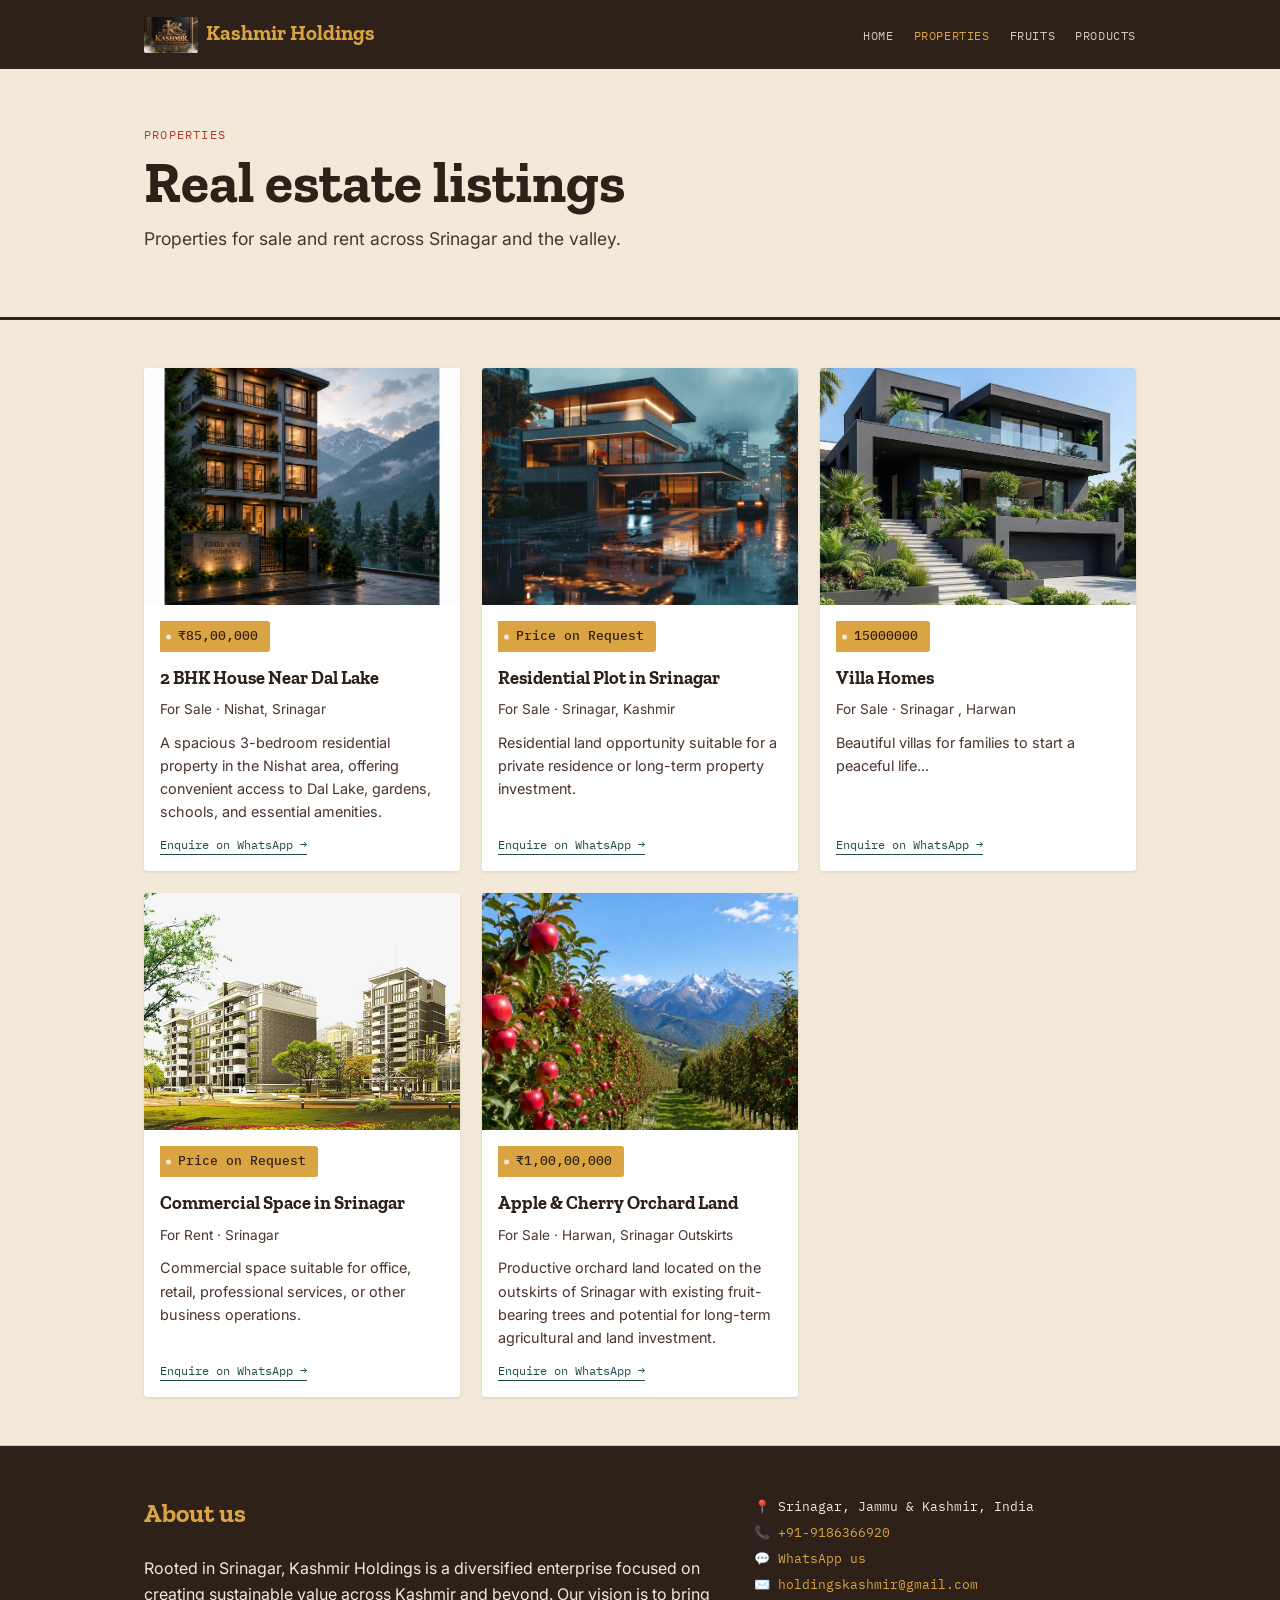
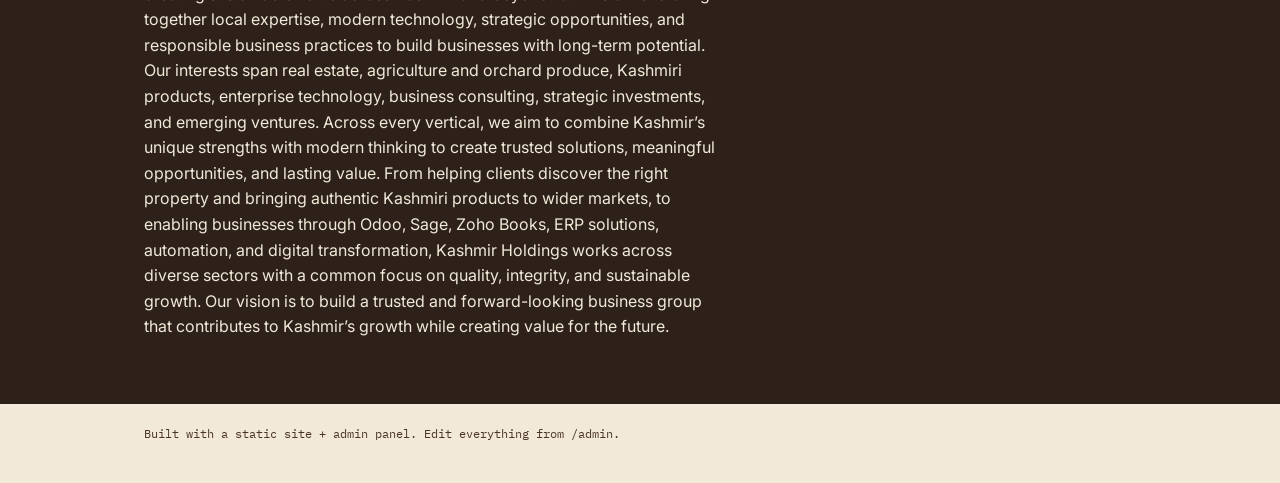
<file: properties.html>
<!DOCTYPE html>
<html lang="en">
<head>
<meta charset="UTF-8">
<meta name="viewport" content="width=device-width, initial-scale=1.0">
<title>Loading…</title>
<link rel="stylesheet" href="style.css">
</head>
<body>
<div id="nav-holder"></div>
<header class="hero">
  <div class="wrap">
    <div class="eyebrow">Properties</div>
    <h1>Real estate listings</h1>
    <p class="tagline">Properties for sale and rent across Srinagar and the valley.</p>
  </div>
</header>
<section class="section">
  <div class="wrap">
    <div class="grid" id="properties-grid"></div>
  </div>
</section>
<div id="about-holder"></div>
<footer><div class="wrap">Built with a static site + admin panel. Edit everything from <a href="/admin/">/admin</a>.</div></footer>
<script src="common.js"></script>
<script>
document.getElementById('nav-holder').innerHTML = renderNav('properties');
loadSite(data => {
  document.getElementById('properties-grid').innerHTML = data.properties.map(p => propertyCard(p, data.site.whatsapp)).join('') || '<p>No listings yet — add one from /admin.</p>';
  document.getElementById('about-holder').innerHTML = renderAboutContact(data.site);
});
</script>
</body>
</html>
</file>
<file: style.css>
@import url('https://fonts.googleapis.com/css2?family=Zilla+Slab:wght@400;600;700&family=Inter:wght@400;500;600&family=IBM+Plex+Mono:wght@500&display=swap');

:root {
  --paper: #F2E9D8;
  --walnut: #4A342A;
  --walnut-deep: #2E211A;
  --teal: #1F4E4A;
  --saffron: #D9A441;
  --chinar: #B23A2E;
  --rule: rgba(46, 33, 26, 0.15);
}

* { box-sizing: border-box; }

body {
  margin: 0;
  background: var(--paper);
  color: var(--walnut-deep);
  font-family: 'Inter', sans-serif;
  line-height: 1.6;
}

a { color: inherit; text-decoration: none; }
.wrap { max-width: 1040px; margin: 0 auto; padding: 0 24px; }

/* Nav */
nav {
  background: var(--walnut-deep);
  color: var(--paper);
}
nav .wrap {
  display: flex;
  align-items: center;
  justify-content: space-between;
  padding: 16px 24px;
  flex-wrap: wrap;
  gap: 10px;
}
nav .brand {
  font-family: 'Zilla Slab', serif;
  font-weight: 700;
  font-size: 1.3rem;
  color: var(--saffron);
}
nav .links a {
  font-family: 'IBM Plex Mono', monospace;
  font-size: 12px;
  letter-spacing: 0.05em;
  text-transform: uppercase;
  margin-left: 20px;
  color: var(--paper);
  opacity: 0.85;
}
nav .links a:hover { opacity: 1; color: var(--saffron); }

/* Hero */
.hero {
  padding: 56px 0 40px;
  border-bottom: 3px solid var(--walnut-deep);
}
.hero .eyebrow {
  font-family: 'IBM Plex Mono', monospace;
  font-size: 12px;
  letter-spacing: 0.1em;
  text-transform: uppercase;
  color: var(--chinar);
}
.hero h1 {
  font-family: 'Zilla Slab', serif;
  font-weight: 700;
  font-size: clamp(2.2rem, 5.5vw, 3.6rem);
  margin: 8px 0 12px;
  line-height: 1.05;
}
.hero p.tagline {
  font-size: 1.1rem;
  color: var(--walnut);
  max-width: 600px;
  margin: 0 0 24px;
}
.hero .cta-row { display: flex; gap: 12px; flex-wrap: wrap; }
.cta-btn {
  display: inline-block;
  background: var(--teal);
  color: var(--paper);
  font-family: 'IBM Plex Mono', monospace;
  font-size: 13px;
  letter-spacing: 0.04em;
  padding: 12px 20px;
  border-radius: 3px;
}
.cta-btn:hover { background: var(--walnut-deep); }
.cta-btn.alt { background: var(--saffron); color: var(--walnut-deep); }

/* Section label */
.section {
  padding: 48px 0;
  border-bottom: 1px solid var(--rule);
}
.section-head {
  display: flex;
  justify-content: space-between;
  align-items: baseline;
  margin-bottom: 24px;
}
.section-head h2 {
  font-family: 'Zilla Slab', serif;
  font-size: clamp(1.5rem, 3.5vw, 2rem);
  margin: 0;
}
.section-head a.see-all {
  font-family: 'IBM Plex Mono', monospace;
  font-size: 12px;
  color: var(--teal);
  border-bottom: 1px solid var(--teal);
}

/* Cards */
.grid {
  display: grid;
  grid-template-columns: repeat(auto-fill, minmax(240px, 1fr));
  gap: 22px;
}
.card {
  background: #fff;
  border-radius: 3px;
  overflow: hidden;
  box-shadow: 0 1px 3px rgba(46,33,26,0.12);
  display: flex;
  flex-direction: column;
}
.card img { width: 100%; aspect-ratio: 4/3; object-fit: cover; }
.card .card-body { padding: 16px; flex: 1; display: flex; flex-direction: column; }
.card h3 {
  font-family: 'Zilla Slab', serif;
  font-size: 1.15rem;
  margin: 0 0 6px;
}
.card p.desc { font-size: 0.9rem; color: var(--walnut); flex: 1; margin: 0 0 12px; }
.card .meta { font-size: 0.85rem; color: var(--walnut); margin-bottom: 10px; }

/* Hanging price tag - signature element */
.tag {
  align-self: flex-start;
  position: relative;
  background: var(--saffron);
  color: var(--walnut-deep);
  font-family: 'IBM Plex Mono', monospace;
  font-size: 13px;
  font-weight: 500;
  padding: 5px 12px 5px 18px;
  border-radius: 0 3px 3px 0;
  margin-bottom: 12px;
}
.tag::before {
  content: "";
  position: absolute;
  left: 6px;
  top: 50%;
  transform: translateY(-50%);
  width: 5px;
  height: 5px;
  background: var(--paper);
  border-radius: 50%;
}
.card .enquire {
  font-family: 'IBM Plex Mono', monospace;
  font-size: 12px;
  color: var(--teal);
  border-bottom: 1px solid var(--teal);
  align-self: flex-start;
}

/* About / contact */
.about-contact {
  padding: 48px 0;
  background: var(--walnut-deep);
  color: var(--paper);
}
.about-contact .wrap {
  display: grid;
  grid-template-columns: 1.2fr 0.8fr;
  gap: 36px;
}
.about-contact h2 {
  font-family: 'Zilla Slab', serif;
  color: var(--saffron);
  font-size: 1.6rem;
  margin-top: 0;
}
.about-contact .contact-block { font-family: 'IBM Plex Mono', monospace; font-size: 13px; line-height: 2; }
.about-contact .contact-block a { color: var(--saffron); }

@media (max-width: 720px) {
  .about-contact .wrap { grid-template-columns: 1fr; }
}

footer {
  padding: 20px 0 40px;
  font-family: 'IBM Plex Mono', monospace;
  font-size: 12px;
  color: var(--walnut);
  background: var(--paper);
}
/* Nav tabs lift on hover/touch */
nav .links a {
  transition: transform 0.15s ease, color 0.15s ease;
  display: inline-block;
}
nav .links a:hover,
nav .links a:active {
  transform: translateY(-3px);
  color: var(--saffron);
}

/* Cards lift slightly on hover too, for consistency */
.card {
  transition: transform 0.2s ease, box-shadow 0.2s ease;
}
.card:hover {
  transform: translateY(-4px);
  box-shadow: 0 6px 16px rgba(46,33,26,0.18);
}

/* Cover-photo hero */
.hero.has-cover {
  position: relative;
  padding: 0;
  border-bottom: none;
  overflow: hidden;
  min-height: 420px;
  display: flex;
  align-items: flex-end;
}
.hero.has-cover .cover-bg {
  position: absolute;
  inset: 0;
  background-size: cover;
  background-position: center;
  z-index: 0;
}
.hero.has-cover .cover-overlay {
  position: absolute;
  inset: 0;
  background: linear-gradient(180deg, rgba(46,33,26,0.15) 0%, rgba(46,33,26,0.9) 100%);
  z-index: 1;
}
.hero.has-cover .wrap {
  position: relative;
  z-index: 2;
  padding: 60px 24px 48px;
}
.hero.has-cover .eyebrow { color: var(--saffron); }
.hero.has-cover h1, .hero.has-cover p.tagline { color: var(--paper); }
</file>
